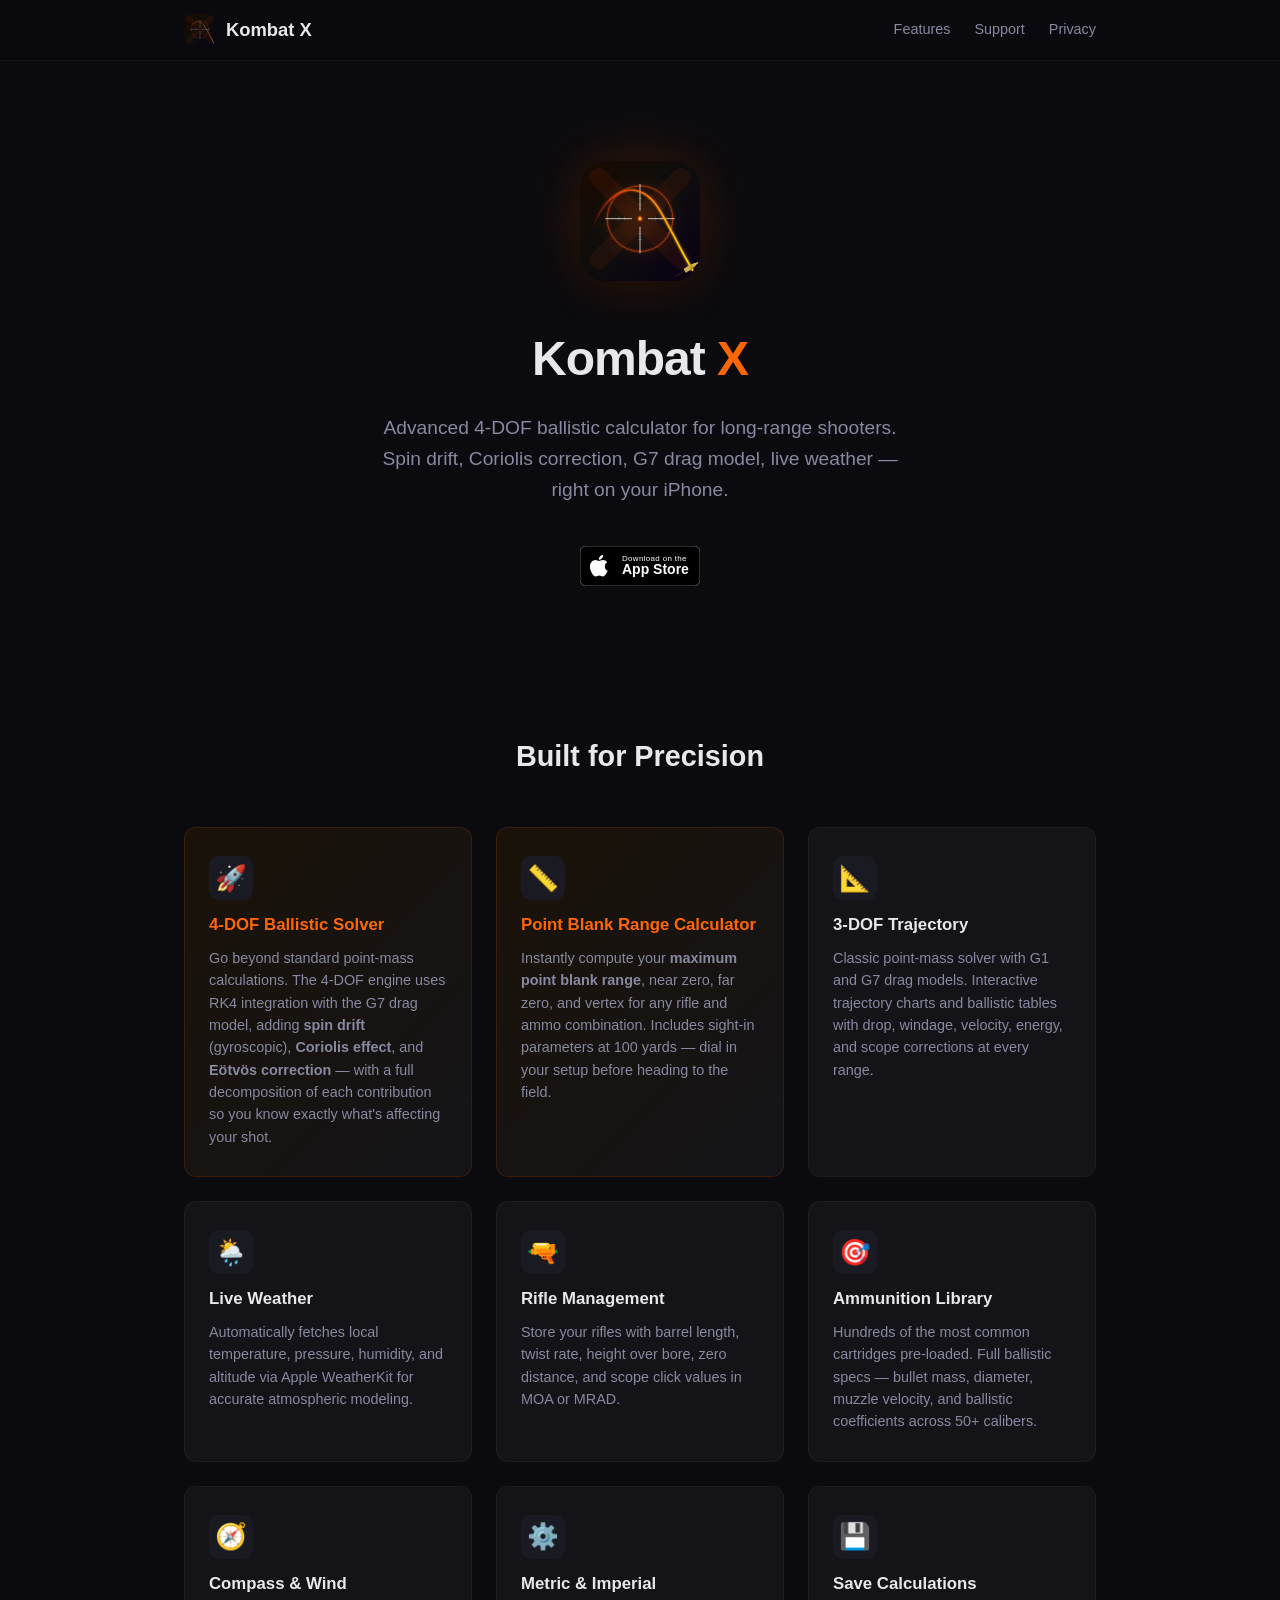
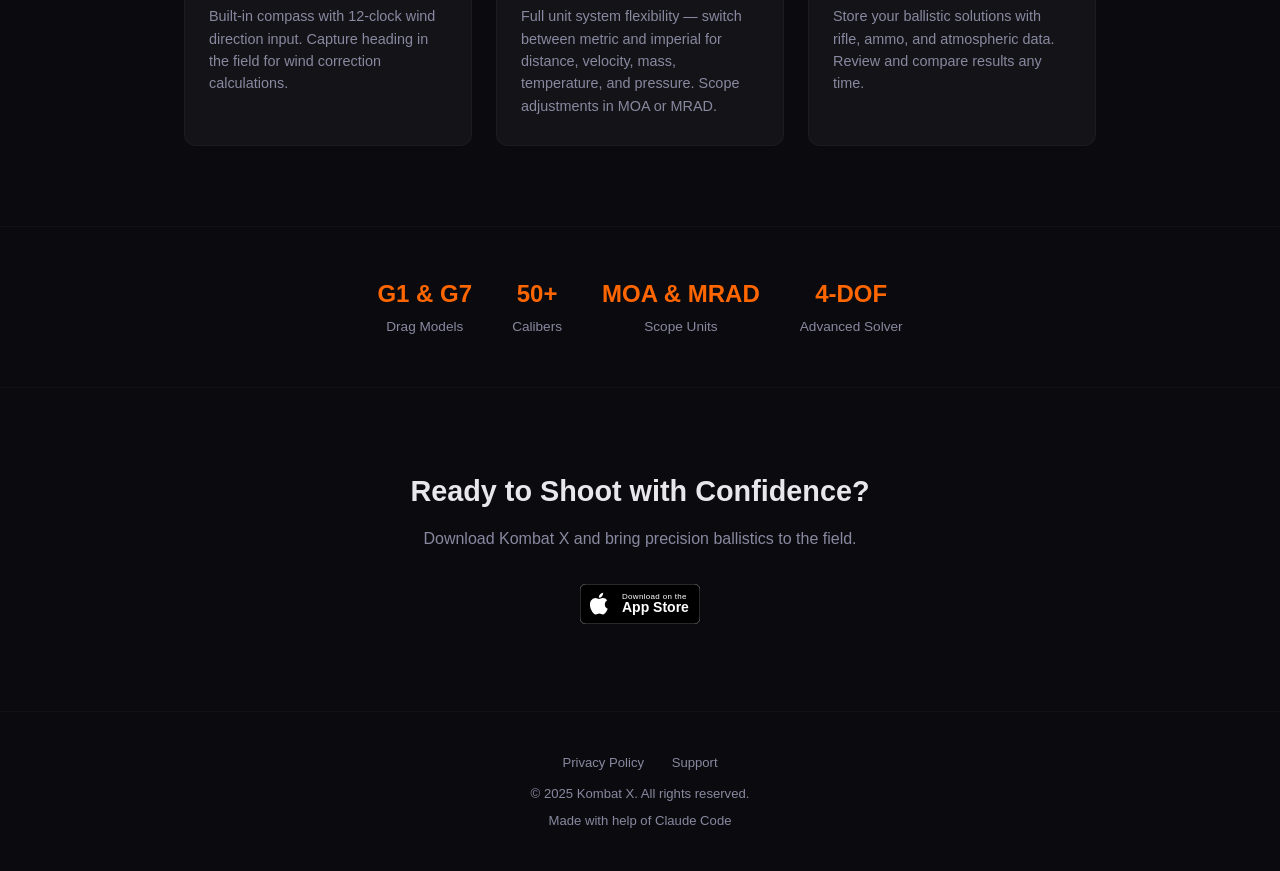
<file: index.html>
<!DOCTYPE html>
<html lang="en">
<head>
  <meta charset="utf-8">
  <meta name="viewport" content="width=device-width, initial-scale=1">
  <title>Kombat X — Ballistic Calculator for iOS</title>
  <meta name="description" content="Kombat X is a precision ballistic calculator for long-range shooters. G1 &amp; G7 drag models, weather integration, rifle &amp; ammo management.">
  <link rel="stylesheet" href="style.css">
  <link rel="icon" href="data:image/svg+xml,<svg xmlns='http://www.w3.org/2000/svg' viewBox='0 0 100 100'><text y='.9em' font-size='90'>🎯</text></svg>">
</head>
<body>

<!-- Nav -->
<nav class="nav">
  <div class="container">
    <a href="index.html" class="nav-brand">
      <svg xmlns="http://www.w3.org/2000/svg" viewBox="0 0 512 512" width="32" height="32">
        <defs>
          <linearGradient id="bg" x1="0%" y1="0%" x2="100%" y2="100%">
            <stop offset="0%" stop-color="#1a0a00"/>
            <stop offset="50%" stop-color="#0d0d0d"/>
            <stop offset="100%" stop-color="#0a0015"/>
          </linearGradient>
          <linearGradient id="traj" x1="0%" y1="0%" x2="100%" y2="0%">
            <stop offset="0%" stop-color="#ff3300" stop-opacity="0"/>
            <stop offset="20%" stop-color="#ff4400" stop-opacity=".5"/>
            <stop offset="60%" stop-color="#ff8800" stop-opacity=".9"/>
            <stop offset="100%" stop-color="#ffdd00"/>
          </linearGradient>
        </defs>
        <rect width="512" height="512" rx="112" fill="url(#bg)"/>
        <g opacity=".08" stroke="#ff4400" stroke-width="80" stroke-linecap="round">
          <line x1="80" y1="70" x2="432" y2="422"/>
          <line x1="432" y1="70" x2="80" y2="422"/>
        </g>
        <circle cx="256" cy="246" r="140" fill="none" stroke="#ff5500" stroke-width="4" opacity=".6"/>
        <g stroke="#fff" stroke-linecap="round" stroke-width="3.5" opacity=".9">
          <line x1="256" y1="100" x2="256" y2="210"/>
          <line x1="256" y1="282" x2="256" y2="392"/>
          <line x1="110" y1="246" x2="220" y2="246"/>
          <line x1="292" y1="246" x2="402" y2="246"/>
        </g>
        <circle cx="256" cy="246" r="6" fill="#ff8800" opacity=".95"/>
        <circle cx="256" cy="246" r="3" fill="#ffee00"/>
        <path d="M50,290 C130,90 265,80 340,210 S445,410 480,465" fill="none" stroke="url(#traj)" stroke-width="7" stroke-linecap="round"/>
      </svg>
      Kombat X
    </a>
    <div class="nav-links">
      <a href="#features">Features</a>
      <a href="support.html">Support</a>
      <a href="privacy.html">Privacy</a>
    </div>
  </div>
</nav>

<!-- Hero -->
<section class="hero">
  <div class="container">
    <svg class="hero-icon" xmlns="http://www.w3.org/2000/svg" viewBox="0 0 512 512" width="120" height="120">
      <defs>
        <linearGradient id="bgH" x1="0%" y1="0%" x2="100%" y2="100%">
          <stop offset="0%" stop-color="#1a0a00"/>
          <stop offset="50%" stop-color="#0d0d0d"/>
          <stop offset="100%" stop-color="#0a0015"/>
        </linearGradient>
        <linearGradient id="trajH" x1="0%" y1="0%" x2="100%" y2="0%">
          <stop offset="0%" stop-color="#ff3300" stop-opacity="0"/>
          <stop offset="20%" stop-color="#ff4400" stop-opacity=".5"/>
          <stop offset="60%" stop-color="#ff8800" stop-opacity=".9"/>
          <stop offset="100%" stop-color="#ffdd00"/>
        </linearGradient>
        <linearGradient id="bulletH" x1="0" y1="0" x2="1" y2="1">
          <stop offset="0%" stop-color="#ffe880"/>
          <stop offset="100%" stop-color="#aa7700"/>
        </linearGradient>
        <radialGradient id="pulseH" cx="50%" cy="50%" r="50%">
          <stop offset="0%" stop-color="#ff6600" stop-opacity=".15"/>
          <stop offset="100%" stop-color="#ff6600" stop-opacity="0"/>
        </radialGradient>
        <filter id="glH"><feGaussianBlur stdDeviation="5" result="b"/><feMerge><feMergeNode in="b"/><feMergeNode in="SourceGraphic"/></feMerge></filter>
        <filter id="mgH"><feGaussianBlur stdDeviation="18" result="b"/><feMerge><feMergeNode in="b"/><feMergeNode in="SourceGraphic"/></feMerge></filter>
      </defs>
      <rect width="512" height="512" rx="112" fill="url(#bgH)"/>
      <circle cx="256" cy="246" r="200" fill="url(#pulseH)"/>
      <g opacity=".08" stroke="#ff4400" stroke-width="80" stroke-linecap="round">
        <line x1="80" y1="70" x2="432" y2="422"/>
        <line x1="432" y1="70" x2="80" y2="422"/>
      </g>
      <circle cx="256" cy="246" r="140" fill="none" stroke="#ff5500" stroke-width="4" opacity=".6" filter="url(#glH)"/>
      <circle cx="256" cy="246" r="135" fill="none" stroke="#ff5500" stroke-width="1" opacity=".2"/>
      <g stroke="#fff" stroke-linecap="round" stroke-width="3.5" opacity=".9">
        <line x1="256" y1="100" x2="256" y2="210"/>
        <line x1="256" y1="282" x2="256" y2="392"/>
        <line x1="110" y1="246" x2="220" y2="246"/>
        <line x1="292" y1="246" x2="402" y2="246"/>
      </g>
      <g stroke="#fff" stroke-width="1.5" opacity=".4">
        <line x1="248" y1="160" x2="264" y2="160"/>
        <line x1="248" y1="185" x2="264" y2="185"/>
        <line x1="248" y1="310" x2="264" y2="310"/>
        <line x1="248" y1="335" x2="264" y2="335"/>
        <line x1="165" y1="238" x2="165" y2="254"/>
        <line x1="190" y1="238" x2="190" y2="254"/>
        <line x1="322" y1="238" x2="322" y2="254"/>
        <line x1="347" y1="238" x2="347" y2="254"/>
      </g>
      <circle cx="256" cy="246" r="10" fill="#ff6600" filter="url(#mgH)" opacity=".7"/>
      <circle cx="256" cy="246" r="6" fill="#ff8800" filter="url(#glH)" opacity=".95"/>
      <circle cx="256" cy="246" r="3" fill="#ffee00" opacity=".95"/>
      <circle cx="256" cy="246" r="1.5" fill="#fff"/>
      <path d="M50,290 C130,90 265,80 340,210 S445,410 480,465" fill="none" stroke="url(#trajH)" stroke-width="7" stroke-linecap="round" filter="url(#glH)"/>
      <g transform="translate(470,454) rotate(58)">
        <line x1="0" y1="32" x2="0" y2="75" stroke="#ffaa00" stroke-width="3.5" opacity=".18"/>
        <rect x="-10" y="0" width="20" height="28" rx="2" fill="#c8a84e"/>
        <path d="M-10,0 Q-8,-26 0,-40 Q8,-26 10,0 Z" fill="url(#bulletH)"/>
        <rect x="-6" y="2" width="4" height="20" rx="2" fill="#ffe580" opacity=".35"/>
        <ellipse cx="0" cy="-37" rx="3" ry="4.5" fill="#cdaa30"/>
      </g>
    </svg>

    <h1>Kombat <span>X</span></h1>
    <p class="tagline">Advanced 4-DOF ballistic calculator for long-range shooters. Spin drift, Coriolis correction, G7 drag model, live weather — right on your iPhone.</p>

    <!-- Replace # with your actual App Store link when available -->
    <a class="app-store-badge" href="#" aria-label="Download on the App Store">
      <svg xmlns="http://www.w3.org/2000/svg" width="120" height="40" viewBox="0 0 120 40">
        <rect width="120" height="40" rx="6" fill="#000" stroke="#a6a6a6" stroke-width=".5"/>
        <g fill="#fff">
          <path d="M24.77 20.3a4.95 4.95 0 0 1 2.36-4.15 5.07 5.07 0 0 0-3.99-2.16c-1.68-.18-3.31 1.01-4.17 1.01-.87 0-2.19-.99-3.61-.96a5.31 5.31 0 0 0-4.47 2.73c-1.93 3.34-.49 8.27 1.36 10.97.93 1.33 2.01 2.82 3.43 2.76 1.39-.06 1.91-.88 3.59-.88 1.67 0 2.15.88 3.59.85 1.48-.02 2.42-1.33 3.32-2.67a10.96 10.96 0 0 0 1.52-3.09 4.78 4.78 0 0 1-2.93-4.41z"/>
          <path d="M22.04 12.21a4.87 4.87 0 0 0 1.12-3.49 4.96 4.96 0 0 0-3.21 1.66 4.64 4.64 0 0 0-1.14 3.37 4.11 4.11 0 0 0 3.23-1.54z"/>
        </g>
        <g fill="#fff" font-family="-apple-system, SF Pro Text, Helvetica, Arial, sans-serif">
          <text x="42" y="15" font-size="8" letter-spacing=".04em">Download on the</text>
          <text x="42" y="28" font-size="14" font-weight="600">App Store</text>
        </g>
      </svg>
    </a>
  </div>
</section>

<!-- Features -->
<section class="features" id="features">
  <div class="container">
    <h2>Built for Precision</h2>
    <div class="feature-grid">

      <div class="feature-card feature-card--hero">
        <div class="icon">🚀</div>
        <h3>4-DOF Ballistic Solver</h3>
        <p>Go beyond standard point-mass calculations. The 4-DOF engine uses RK4 integration with the G7 drag model, adding <strong>spin drift</strong> (gyroscopic), <strong>Coriolis effect</strong>, and <strong>Eötvös correction</strong> — with a full decomposition of each contribution so you know exactly what's affecting your shot.</p>
      </div>

      <div class="feature-card feature-card--hero">
        <div class="icon">📏</div>
        <h3>Point Blank Range Calculator</h3>
        <p>Instantly compute your <strong>maximum point blank range</strong>, near zero, far zero, and vertex for any rifle and ammo combination. Includes sight-in parameters at 100 yards — dial in your setup before heading to the field.</p>
      </div>

      <div class="feature-card">
        <div class="icon">📐</div>
        <h3>3-DOF Trajectory</h3>
        <p>Classic point-mass solver with G1 and G7 drag models. Interactive trajectory charts and ballistic tables with drop, windage, velocity, energy, and scope corrections at every range.</p>
      </div>

      <div class="feature-card">
        <div class="icon">🌦️</div>
        <h3>Live Weather</h3>
        <p>Automatically fetches local temperature, pressure, humidity, and altitude via Apple WeatherKit for accurate atmospheric modeling.</p>
      </div>

      <div class="feature-card">
        <div class="icon">🔫</div>
        <h3>Rifle Management</h3>
        <p>Store your rifles with barrel length, twist rate, height over bore, zero distance, and scope click values in MOA or MRAD.</p>
      </div>

      <div class="feature-card">
        <div class="icon">🎯</div>
        <h3>Ammunition Library</h3>
        <p>Hundreds of the most common cartridges pre-loaded. Full ballistic specs — bullet mass, diameter, muzzle velocity, and ballistic coefficients across 50+ calibers.</p>
      </div>

      <div class="feature-card">
        <div class="icon">🧭</div>
        <h3>Compass &amp; Wind</h3>
        <p>Built-in compass with 12-clock wind direction input. Capture heading in the field for wind correction calculations.</p>
      </div>

      <div class="feature-card">
        <div class="icon">⚙️</div>
        <h3>Metric &amp; Imperial</h3>
        <p>Full unit system flexibility — switch between metric and imperial for distance, velocity, mass, temperature, and pressure. Scope adjustments in MOA or MRAD.</p>
      </div>

      <div class="feature-card">
        <div class="icon">💾</div>
        <h3>Save Calculations</h3>
        <p>Store your ballistic solutions with rifle, ammo, and atmospheric data. Review and compare results any time.</p>
      </div>

    </div>
  </div>
</section>

<!-- Specs -->
<section class="specs">
  <div class="container">
    <div class="specs-grid">
      <div class="spec">
        <strong>G1 &amp; G7</strong>
        <span>Drag Models</span>
      </div>
      <div class="spec">
        <strong>50+</strong>
        <span>Calibers</span>
      </div>
      <div class="spec">
        <strong>MOA &amp; MRAD</strong>
        <span>Scope Units</span>
      </div>
      <div class="spec">
        <strong>4-DOF</strong>
        <span>Advanced Solver</span>
      </div>
    </div>
  </div>
</section>

<!-- CTA -->
<section class="cta">
  <div class="container">
    <h2>Ready to Shoot with Confidence?</h2>
    <p>Download Kombat X and bring precision ballistics to the field.</p>
    <a class="app-store-badge" href="#" aria-label="Download on the App Store">
      <svg xmlns="http://www.w3.org/2000/svg" width="120" height="40" viewBox="0 0 120 40">
        <rect width="120" height="40" rx="6" fill="#000" stroke="#a6a6a6" stroke-width=".5"/>
        <g fill="#fff">
          <path d="M24.77 20.3a4.95 4.95 0 0 1 2.36-4.15 5.07 5.07 0 0 0-3.99-2.16c-1.68-.18-3.31 1.01-4.17 1.01-.87 0-2.19-.99-3.61-.96a5.31 5.31 0 0 0-4.47 2.73c-1.93 3.34-.49 8.27 1.36 10.97.93 1.33 2.01 2.82 3.43 2.76 1.39-.06 1.91-.88 3.59-.88 1.67 0 2.15.88 3.59.85 1.48-.02 2.42-1.33 3.32-2.67a10.96 10.96 0 0 0 1.52-3.09 4.78 4.78 0 0 1-2.93-4.41z"/>
          <path d="M22.04 12.21a4.87 4.87 0 0 0 1.12-3.49 4.96 4.96 0 0 0-3.21 1.66 4.64 4.64 0 0 0-1.14 3.37 4.11 4.11 0 0 0 3.23-1.54z"/>
        </g>
        <g fill="#fff" font-family="-apple-system, SF Pro Text, Helvetica, Arial, sans-serif">
          <text x="42" y="15" font-size="8" letter-spacing=".04em">Download on the</text>
          <text x="42" y="28" font-size="14" font-weight="600">App Store</text>
        </g>
      </svg>
    </a>
  </div>
</section>

<!-- Footer -->
<footer class="footer">
  <div class="container">
    <div class="footer-links">
      <a href="privacy.html">Privacy Policy</a>
      <a href="support.html">Support</a>
    </div>
    <p>&copy; 2025 Kombat X. All rights reserved.</p>
    <p style="margin-top: 6px;">Made with help of <a href="https://claude.ai/code" style="color: var(--text-muted);">Claude Code</a></p>
  </div>
</footer>

</body>
</html>
</file>
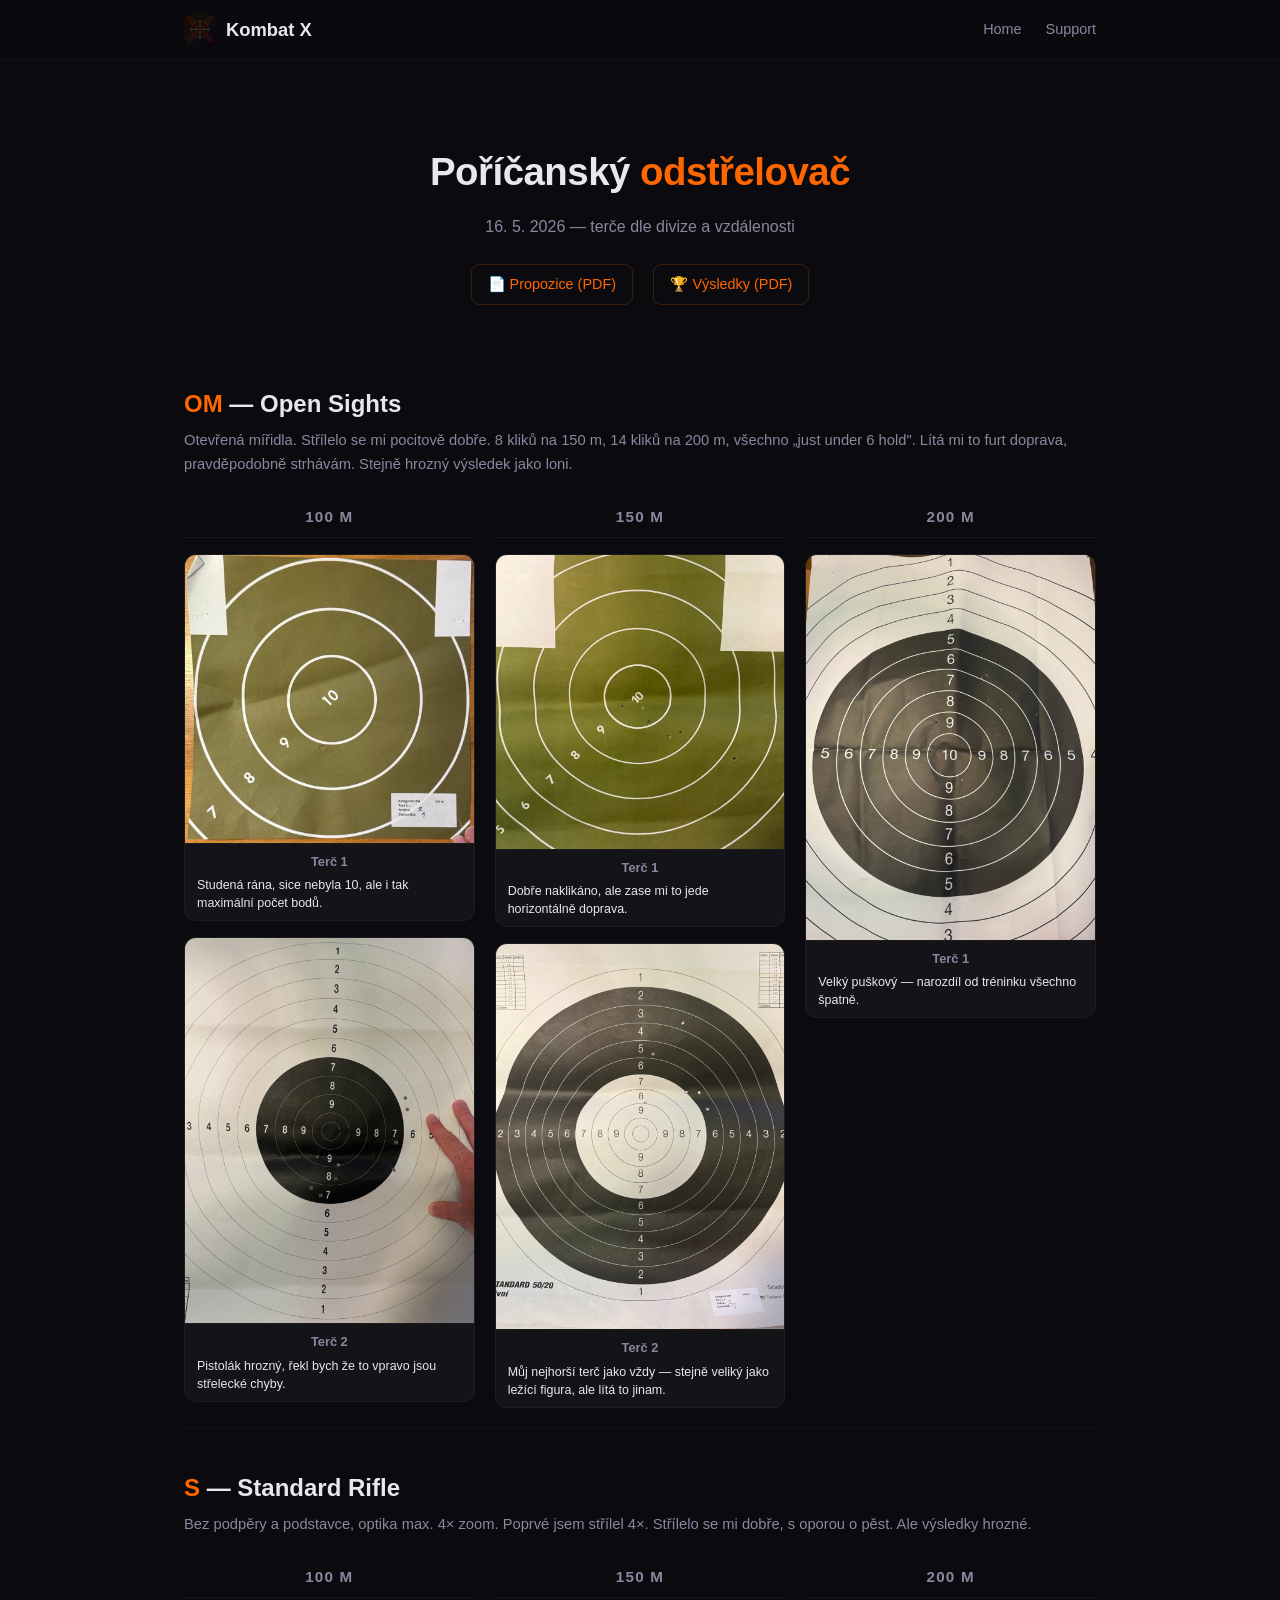
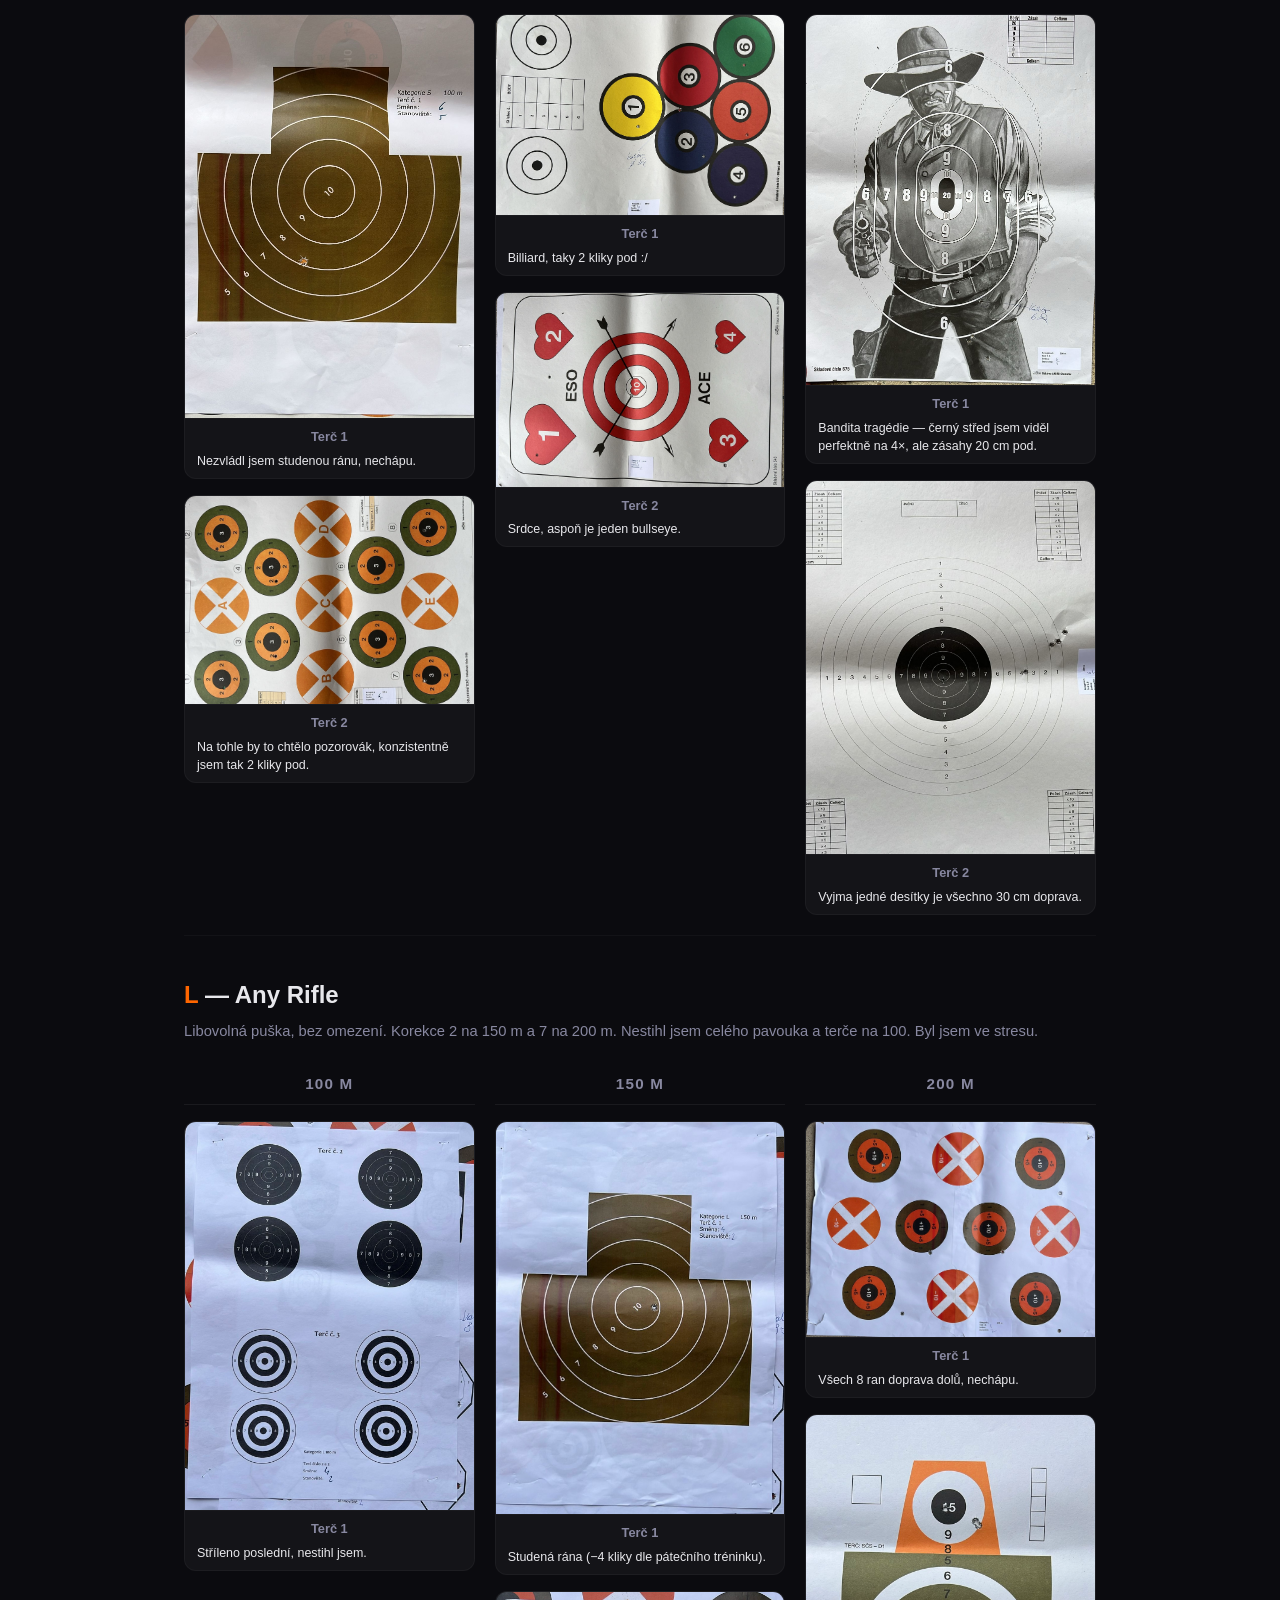
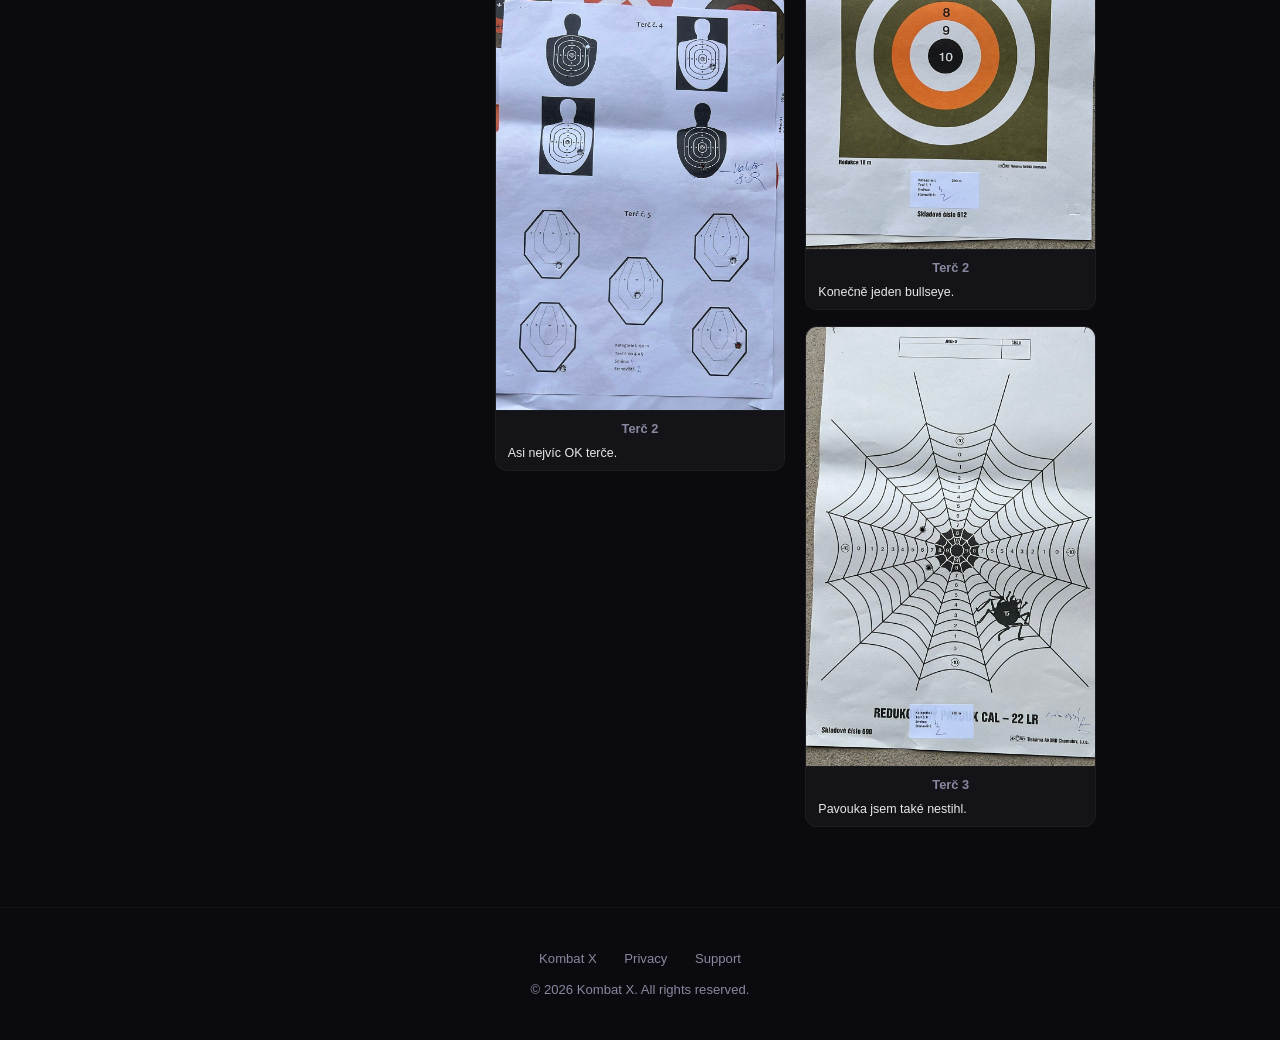
<file: docs/2026_05_16/index.html>
<!DOCTYPE html>
<html lang="en">
<head>
  <meta charset="utf-8">
  <meta name="viewport" content="width=device-width, initial-scale=1">
  <title>Poříčanský odstřelovač — 16. 5. 2026</title>
  <meta name="description" content="Terče ze závodu Poříčanský odstřelovač 2026 — divize OM, S a L na 100, 150 a 200 m.">
  <link rel="stylesheet" href="../style.css">
  <link rel="icon" href="data:image/svg+xml,<svg xmlns='http://www.w3.org/2000/svg' viewBox='0 0 100 100'><text y='.9em' font-size='90'>🎯</text></svg>">
  <style>
    .comp-hero {
      padding: 80px 0 40px;
      text-align: center;
    }
    .comp-hero h1 {
      font-size: 2.4rem; font-weight: 800; letter-spacing: -.5px;
      margin-bottom: 12px;
    }
    .comp-hero h1 span { color: var(--accent); }
    .comp-hero .meta {
      color: var(--text-muted); font-size: 1rem;
      margin-bottom: 24px;
    }
    .comp-hero .links a {
      display: inline-block;
      margin: 0 8px;
      padding: 8px 16px;
      border: 1px solid var(--accent-dim);
      border-radius: 8px;
      font-size: .9rem;
      color: var(--accent);
    }
    .comp-hero .links a:hover {
      background: var(--accent-dim);
      text-decoration: none;
    }

    .division {
      padding: 40px 0 20px;
      border-top: 1px solid #ffffff08;
    }
    .division:first-of-type { border-top: none; }
    .division h2 {
      font-size: 1.5rem; font-weight: 700;
      margin-bottom: 6px;
    }
    .division h2 span { color: var(--accent); }
    .division .description {
      color: var(--text-muted); font-size: .92rem;
      margin-bottom: 28px;
    }

    .targets-grid {
      display: grid;
      grid-template-columns: repeat(3, 1fr);
      gap: 20px;
    }
    .distance-col {
      display: flex;
      flex-direction: column;
      gap: 16px;
    }
    .distance-col h3 {
      font-size: .95rem;
      font-weight: 600;
      color: var(--text-muted);
      text-transform: uppercase;
      letter-spacing: .08em;
      text-align: center;
      padding-bottom: 8px;
      border-bottom: 1px solid #ffffff10;
    }
    .target {
      background: var(--bg-card);
      border: 1px solid #ffffff0a;
      border-radius: var(--radius);
      overflow: hidden;
      transition: border-color .2s, transform .2s;
    }
    .target:hover {
      border-color: var(--accent-dim);
      transform: translateY(-2px);
    }
    .target a {
      display: block;
    }
    .target img {
      width: 100%;
      height: auto;
      display: block;
    }
    .target .caption {
      padding: 8px 12px;
      font-size: .8rem;
      color: var(--text-muted);
      text-align: center;
      border-top: 1px solid #ffffff08;
    }
    .target .caption-label {
      font-weight: 600;
      color: var(--text-muted);
    }
    .target .caption-text {
      margin-top: 4px;
      font-size: .78rem;
      color: var(--text);
      text-align: left;
      line-height: 1.45;
    }

    @media (max-width: 720px) {
      .comp-hero { padding: 48px 0 24px; }
      .comp-hero h1 { font-size: 1.8rem; }
      .targets-grid { gap: 12px; }
      .distance-col { gap: 12px; }
      .distance-col h3 { font-size: .8rem; }
      .target .caption { font-size: .72rem; padding: 6px 8px; }
      .division h2 { font-size: 1.2rem; }
    }
  </style>
</head>
<body>

<!-- Nav -->
<nav class="nav">
  <div class="container">
    <a href="../index.html" class="nav-brand">
      <svg xmlns="http://www.w3.org/2000/svg" viewBox="0 0 512 512" width="32" height="32">
        <defs>
          <linearGradient id="bg" x1="0%" y1="0%" x2="100%" y2="100%">
            <stop offset="0%" stop-color="#1a0a00"/>
            <stop offset="50%" stop-color="#0d0d0d"/>
            <stop offset="100%" stop-color="#0a0015"/>
          </linearGradient>
        </defs>
        <rect width="512" height="512" rx="112" fill="url(#bg)"/>
        <g opacity=".08" stroke="#ff4400" stroke-width="80" stroke-linecap="round">
          <line x1="80" y1="70" x2="432" y2="422"/>
          <line x1="432" y1="70" x2="80" y2="422"/>
        </g>
        <circle cx="256" cy="246" r="140" fill="none" stroke="#ff5500" stroke-width="4" opacity=".6"/>
        <g stroke="#fff" stroke-linecap="round" stroke-width="3.5" opacity=".9">
          <line x1="256" y1="100" x2="256" y2="210"/>
          <line x1="256" y1="282" x2="256" y2="392"/>
          <line x1="110" y1="246" x2="220" y2="246"/>
          <line x1="292" y1="246" x2="402" y2="246"/>
        </g>
        <circle cx="256" cy="246" r="6" fill="#ff8800" opacity=".95"/>
        <circle cx="256" cy="246" r="3" fill="#ffee00"/>
      </svg>
      Kombat X
    </a>
    <div class="nav-links">
      <a href="../index.html">Home</a>
      <a href="../support.html">Support</a>
    </div>
  </div>
</nav>

<!-- Header -->
<section class="comp-hero">
  <div class="container">
    <h1>Poříčanský <span>odstřelovač</span></h1>
    <p class="meta">16. 5. 2026 — terče dle divize a vzdálenosti</p>
    <div class="links">
      <a href="20260516_popis.pdf" target="_blank" rel="noopener">📄 Propozice (PDF)</a>
      <a href="20260516.pdf" target="_blank" rel="noopener">🏆 Výsledky (PDF)</a>
    </div>
  </div>
</section>

<!-- Divisions -->
<main class="container">

  <section class="division">
    <h2><span>OM</span> — Open Sights</h2>
    <p class="description">Otevřená mířidla. Střílelo se mi pocitově dobře. 8 kliků na 150 m, 14 kliků na 200 m, všechno „just under 6 hold". Lítá mi to furt doprava, pravděpodobně strhávám. Stejně hrozný výsledek jako loni.</p>
    <div class="targets-grid">
      <div class="distance-col">
        <h3>100 m</h3>
        <div class="target">
          <a href="OM_100m_1.jpeg" target="_blank" rel="noopener">
            <img src="OM_100m_1.jpeg" alt="OM 100 m — terč 1" loading="lazy">
          </a>
          <div class="caption">
            <div class="caption-label">Terč 1</div>
            <div class="caption-text">Studená rána, sice nebyla 10, ale i tak maximální počet bodů.</div>
          </div>
        </div>
        <div class="target">
          <a href="OM_100m_2.jpeg" target="_blank" rel="noopener">
            <img src="OM_100m_2.jpeg" alt="OM 100 m — terč 2" loading="lazy">
          </a>
          <div class="caption">
            <div class="caption-label">Terč 2</div>
            <div class="caption-text">Pistolák hrozný, řekl bych že to vpravo jsou střelecké chyby.</div>
          </div>
        </div>
      </div>
      <div class="distance-col">
        <h3>150 m</h3>
        <div class="target">
          <a href="OM_150m_1.jpeg" target="_blank" rel="noopener">
            <img src="OM_150m_1.jpeg" alt="OM 150 m — terč 1" loading="lazy">
          </a>
          <div class="caption">
            <div class="caption-label">Terč 1</div>
            <div class="caption-text">Dobře naklikáno, ale zase mi to jede horizontálně doprava.</div>
          </div>
        </div>
        <div class="target">
          <a href="OM_150m_2.jpeg" target="_blank" rel="noopener">
            <img src="OM_150m_2.jpeg" alt="OM 150 m — terč 2" loading="lazy">
          </a>
          <div class="caption">
            <div class="caption-label">Terč 2</div>
            <div class="caption-text">Můj nejhorší terč jako vždy — stejně veliký jako ležící figura, ale lítá to jinam.</div>
          </div>
        </div>
      </div>
      <div class="distance-col">
        <h3>200 m</h3>
        <div class="target">
          <a href="OM_200m_1.jpeg" target="_blank" rel="noopener">
            <img src="OM_200m_1.jpeg" alt="OM 200 m — terč 1" loading="lazy">
          </a>
          <div class="caption">
            <div class="caption-label">Terč 1</div>
            <div class="caption-text">Velký puškový — narozdíl od tréninku všechno špatně.</div>
          </div>
        </div>
      </div>
    </div>
  </section>

  <section class="division">
    <h2><span>S</span> — Standard Rifle</h2>
    <p class="description">Bez podpěry a podstavce, optika max. 4× zoom. Poprvé jsem střílel 4×. Střílelo se mi dobře, s oporou o pěst. Ale výsledky hrozné.</p>
    <div class="targets-grid">
      <div class="distance-col">
        <h3>100 m</h3>
        <div class="target">
          <a href="S_100m_1.JPG" target="_blank" rel="noopener">
            <img src="S_100m_1.JPG" alt="S 100 m — terč 1" loading="lazy">
          </a>
          <div class="caption">
            <div class="caption-label">Terč 1</div>
            <div class="caption-text">Nezvládl jsem studenou ránu, nechápu.</div>
          </div>
        </div>
        <div class="target">
          <a href="S_100m_2.JPG" target="_blank" rel="noopener">
            <img src="S_100m_2.JPG" alt="S 100 m — terč 2" loading="lazy">
          </a>
          <div class="caption">
            <div class="caption-label">Terč 2</div>
            <div class="caption-text">Na tohle by to chtělo pozorovák, konzistentně jsem tak 2 kliky pod.</div>
          </div>
        </div>
      </div>
      <div class="distance-col">
        <h3>150 m</h3>
        <div class="target">
          <a href="S_150m_1.JPG" target="_blank" rel="noopener">
            <img src="S_150m_1.JPG" alt="S 150 m — terč 1" loading="lazy">
          </a>
          <div class="caption">
            <div class="caption-label">Terč 1</div>
            <div class="caption-text">Billiard, taky 2 kliky pod :/</div>
          </div>
        </div>
        <div class="target">
          <a href="S_150m_2.JPG" target="_blank" rel="noopener">
            <img src="S_150m_2.JPG" alt="S 150 m — terč 2" loading="lazy">
          </a>
          <div class="caption">
            <div class="caption-label">Terč 2</div>
            <div class="caption-text">Srdce, aspoň je jeden bullseye.</div>
          </div>
        </div>
      </div>
      <div class="distance-col">
        <h3>200 m</h3>
        <div class="target">
          <a href="S_200m_1.JPG" target="_blank" rel="noopener">
            <img src="S_200m_1.JPG" alt="S 200 m — terč 1" loading="lazy">
          </a>
          <div class="caption">
            <div class="caption-label">Terč 1</div>
            <div class="caption-text">Bandita tragédie — černý střed jsem viděl perfektně na 4×, ale zásahy 20 cm pod.</div>
          </div>
        </div>
        <div class="target">
          <a href="S_200m_2.JPG" target="_blank" rel="noopener">
            <img src="S_200m_2.JPG" alt="S 200 m — terč 2" loading="lazy">
          </a>
          <div class="caption">
            <div class="caption-label">Terč 2</div>
            <div class="caption-text">Vyjma jedné desítky je všechno 30 cm doprava.</div>
          </div>
        </div>
      </div>
    </div>
  </section>

  <section class="division">
    <h2><span>L</span> — Any Rifle</h2>
    <p class="description">Libovolná puška, bez omezení. Korekce 2 na 150 m a 7 na 200 m. Nestihl jsem celého pavouka a terče na 100. Byl jsem ve stresu.</p>
    <div class="targets-grid">
      <div class="distance-col">
        <h3>100 m</h3>
        <div class="target">
          <a href="L_100m_1.jpg" target="_blank" rel="noopener">
            <img src="L_100m_1.jpg" alt="L 100 m — terč 1" loading="lazy">
          </a>
          <div class="caption">
            <div class="caption-label">Terč 1</div>
            <div class="caption-text">Stříleno poslední, nestihl jsem.</div>
          </div>
        </div>
      </div>
      <div class="distance-col">
        <h3>150 m</h3>
        <div class="target">
          <a href="L_150m_1.jpg" target="_blank" rel="noopener">
            <img src="L_150m_1.jpg" alt="L 150 m — terč 1" loading="lazy">
          </a>
          <div class="caption">
            <div class="caption-label">Terč 1</div>
            <div class="caption-text">Studená rána (−4 kliky dle pátečního tréninku).</div>
          </div>
        </div>
        <div class="target">
          <a href="L_150m_2.jpg" target="_blank" rel="noopener">
            <img src="L_150m_2.jpg" alt="L 150 m — terč 2" loading="lazy">
          </a>
          <div class="caption">
            <div class="caption-label">Terč 2</div>
            <div class="caption-text">Asi nejvíc OK terče.</div>
          </div>
        </div>
      </div>
      <div class="distance-col">
        <h3>200 m</h3>
        <div class="target">
          <a href="L_200m_1.jpg" target="_blank" rel="noopener">
            <img src="L_200m_1.jpg" alt="L 200 m — terč 1" loading="lazy">
          </a>
          <div class="caption">
            <div class="caption-label">Terč 1</div>
            <div class="caption-text">Všech 8 ran doprava dolů, nechápu.</div>
          </div>
        </div>
        <div class="target">
          <a href="L_200m_2.jpg" target="_blank" rel="noopener">
            <img src="L_200m_2.jpg" alt="L 200 m — terč 2" loading="lazy">
          </a>
          <div class="caption">
            <div class="caption-label">Terč 2</div>
            <div class="caption-text">Konečně jeden bullseye.</div>
          </div>
        </div>
        <div class="target">
          <a href="L_200m_3.jpg" target="_blank" rel="noopener">
            <img src="L_200m_3.jpg" alt="L 200 m — terč 3" loading="lazy">
          </a>
          <div class="caption">
            <div class="caption-label">Terč 3</div>
            <div class="caption-text">Pavouka jsem také nestihl.</div>
          </div>
        </div>
      </div>
    </div>
  </section>

</main>

<!-- Footer -->
<footer class="footer" style="margin-top: 60px;">
  <div class="container">
    <div class="footer-links">
      <a href="../index.html">Kombat X</a>
      <a href="../privacy.html">Privacy</a>
      <a href="../support.html">Support</a>
    </div>
    <p>&copy; 2026 Kombat X. All rights reserved.</p>
  </div>
</footer>

</body>
</html>
</file>
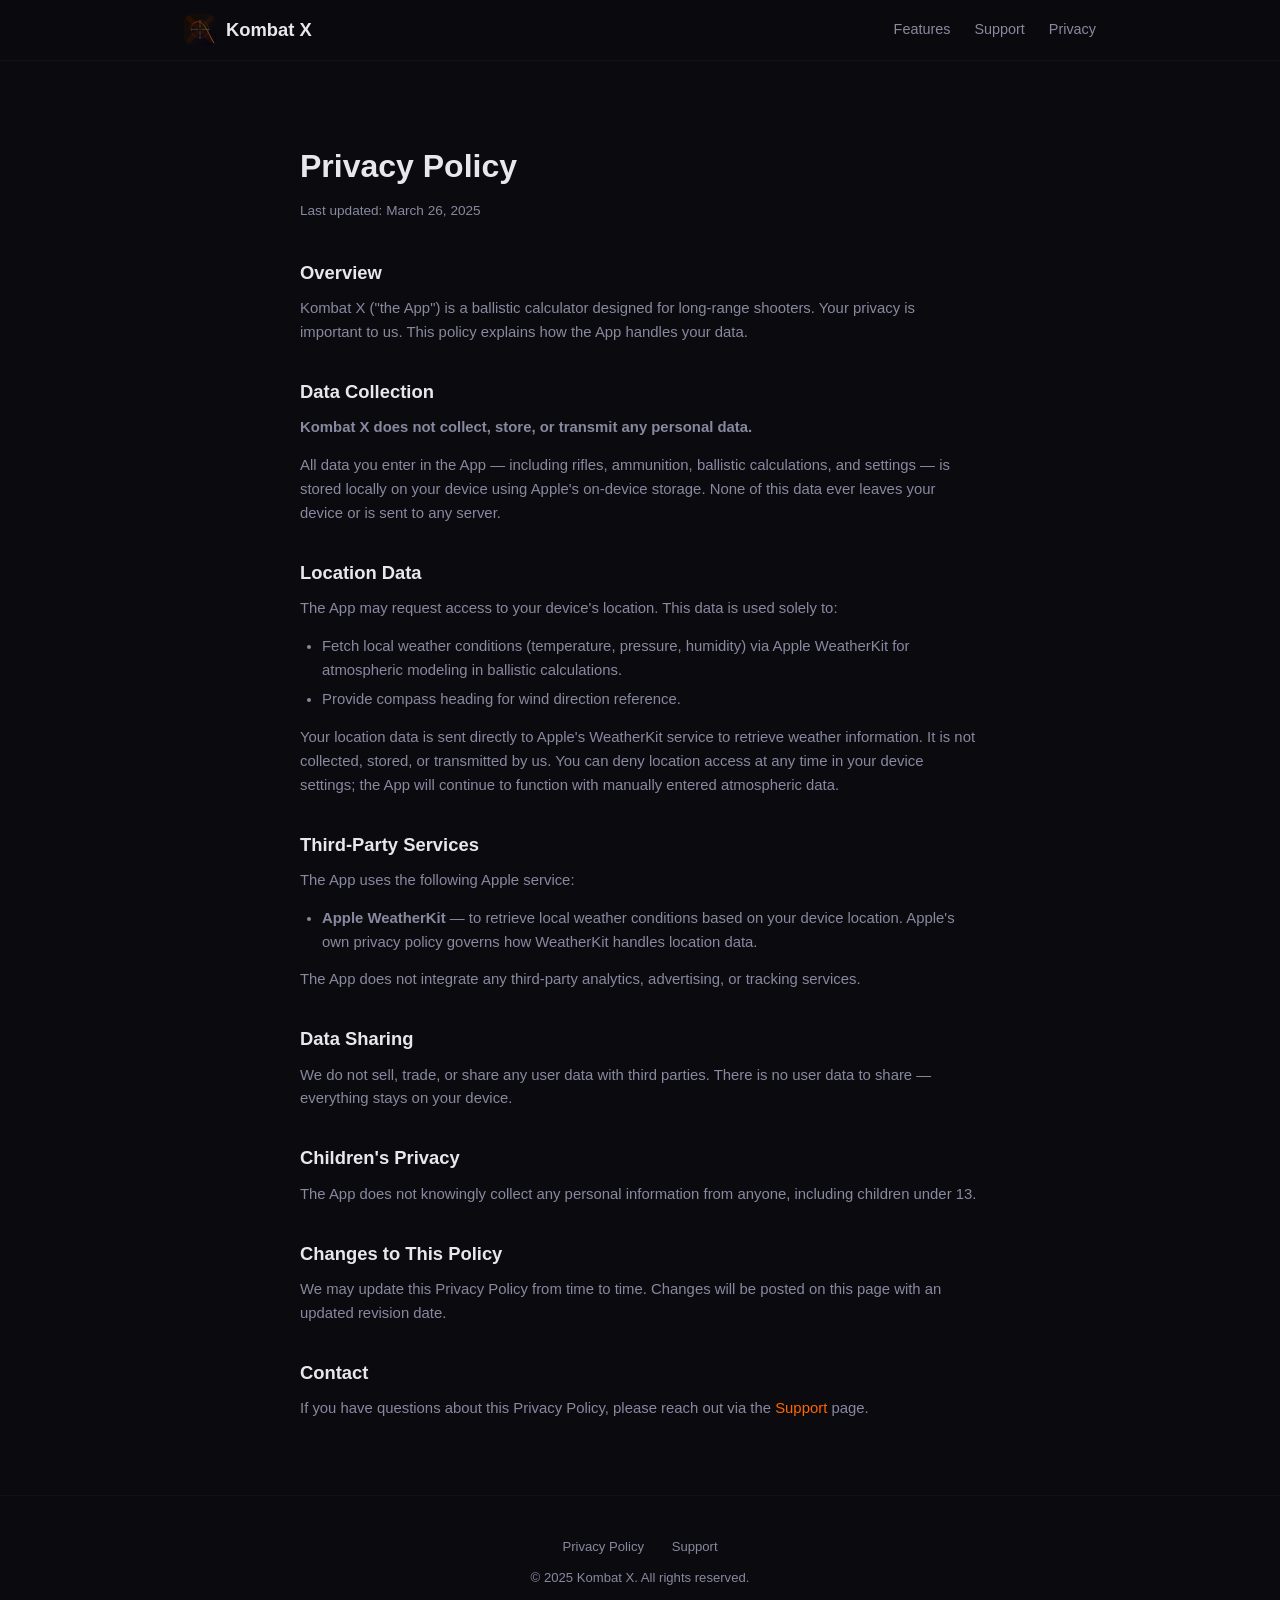
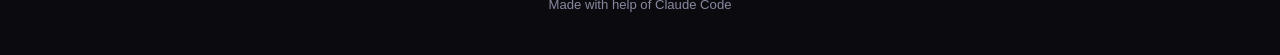
<file: privacy.html>
<!DOCTYPE html>
<html lang="en">
<head>
  <meta charset="utf-8">
  <meta name="viewport" content="width=device-width, initial-scale=1">
  <title>Privacy Policy — Kombat X</title>
  <meta name="description" content="Privacy Policy for the Kombat X ballistic calculator app.">
  <link rel="stylesheet" href="style.css">
  <link rel="icon" href="data:image/svg+xml,<svg xmlns='http://www.w3.org/2000/svg' viewBox='0 0 100 100'><text y='.9em' font-size='90'>🎯</text></svg>">
</head>
<body>

<!-- Nav -->
<nav class="nav">
  <div class="container">
    <a href="index.html" class="nav-brand">
      <svg xmlns="http://www.w3.org/2000/svg" viewBox="0 0 512 512" width="32" height="32">
        <defs>
          <linearGradient id="bg" x1="0%" y1="0%" x2="100%" y2="100%">
            <stop offset="0%" stop-color="#1a0a00"/>
            <stop offset="50%" stop-color="#0d0d0d"/>
            <stop offset="100%" stop-color="#0a0015"/>
          </linearGradient>
          <linearGradient id="traj" x1="0%" y1="0%" x2="100%" y2="0%">
            <stop offset="0%" stop-color="#ff3300" stop-opacity="0"/>
            <stop offset="20%" stop-color="#ff4400" stop-opacity=".5"/>
            <stop offset="60%" stop-color="#ff8800" stop-opacity=".9"/>
            <stop offset="100%" stop-color="#ffdd00"/>
          </linearGradient>
        </defs>
        <rect width="512" height="512" rx="112" fill="url(#bg)"/>
        <g opacity=".08" stroke="#ff4400" stroke-width="80" stroke-linecap="round">
          <line x1="80" y1="70" x2="432" y2="422"/>
          <line x1="432" y1="70" x2="80" y2="422"/>
        </g>
        <circle cx="256" cy="246" r="140" fill="none" stroke="#ff5500" stroke-width="4" opacity=".6"/>
        <g stroke="#fff" stroke-linecap="round" stroke-width="3.5" opacity=".9">
          <line x1="256" y1="100" x2="256" y2="210"/>
          <line x1="256" y1="282" x2="256" y2="392"/>
          <line x1="110" y1="246" x2="220" y2="246"/>
          <line x1="292" y1="246" x2="402" y2="246"/>
        </g>
        <circle cx="256" cy="246" r="6" fill="#ff8800" opacity=".95"/>
        <circle cx="256" cy="246" r="3" fill="#ffee00"/>
        <path d="M50,290 C130,90 265,80 340,210 S445,410 480,465" fill="none" stroke="url(#traj)" stroke-width="7" stroke-linecap="round"/>
      </svg>
      Kombat X
    </a>
    <div class="nav-links">
      <a href="index.html#features">Features</a>
      <a href="support.html">Support</a>
      <a href="privacy.html">Privacy</a>
    </div>
  </div>
</nav>

<!-- Privacy Policy -->
<section class="legal container">
  <h1>Privacy Policy</h1>
  <p class="updated">Last updated: March 26, 2025</p>

  <h2>Overview</h2>
  <p>Kombat X ("the App") is a ballistic calculator designed for long-range shooters. Your privacy is important to us. This policy explains how the App handles your data.</p>

  <h2>Data Collection</h2>
  <p><strong>Kombat X does not collect, store, or transmit any personal data.</strong></p>
  <p>All data you enter in the App — including rifles, ammunition, ballistic calculations, and settings — is stored locally on your device using Apple's on-device storage. None of this data ever leaves your device or is sent to any server.</p>

  <h2>Location Data</h2>
  <p>The App may request access to your device's location. This data is used solely to:</p>
  <ul>
    <li>Fetch local weather conditions (temperature, pressure, humidity) via Apple WeatherKit for atmospheric modeling in ballistic calculations.</li>
    <li>Provide compass heading for wind direction reference.</li>
  </ul>
  <p>Your location data is sent directly to Apple's WeatherKit service to retrieve weather information. It is not collected, stored, or transmitted by us. You can deny location access at any time in your device settings; the App will continue to function with manually entered atmospheric data.</p>

  <h2>Third-Party Services</h2>
  <p>The App uses the following Apple service:</p>
  <ul>
    <li><strong>Apple WeatherKit</strong> — to retrieve local weather conditions based on your device location. Apple's own privacy policy governs how WeatherKit handles location data.</li>
  </ul>
  <p>The App does not integrate any third-party analytics, advertising, or tracking services.</p>

  <h2>Data Sharing</h2>
  <p>We do not sell, trade, or share any user data with third parties. There is no user data to share — everything stays on your device.</p>

  <h2>Children's Privacy</h2>
  <p>The App does not knowingly collect any personal information from anyone, including children under 13.</p>

  <h2>Changes to This Policy</h2>
  <p>We may update this Privacy Policy from time to time. Changes will be posted on this page with an updated revision date.</p>

  <h2>Contact</h2>
  <p>If you have questions about this Privacy Policy, please reach out via the <a href="support.html">Support</a> page.</p>
</section>

<!-- Footer -->
<footer class="footer">
  <div class="container">
    <div class="footer-links">
      <a href="privacy.html">Privacy Policy</a>
      <a href="support.html">Support</a>
    </div>
    <p>&copy; 2025 Kombat X. All rights reserved.</p>
    <p style="margin-top: 6px;">Made with help of <a href="https://claude.ai/code" style="color: var(--text-muted);">Claude Code</a></p>
  </div>
</footer>

</body>
</html>
</file>
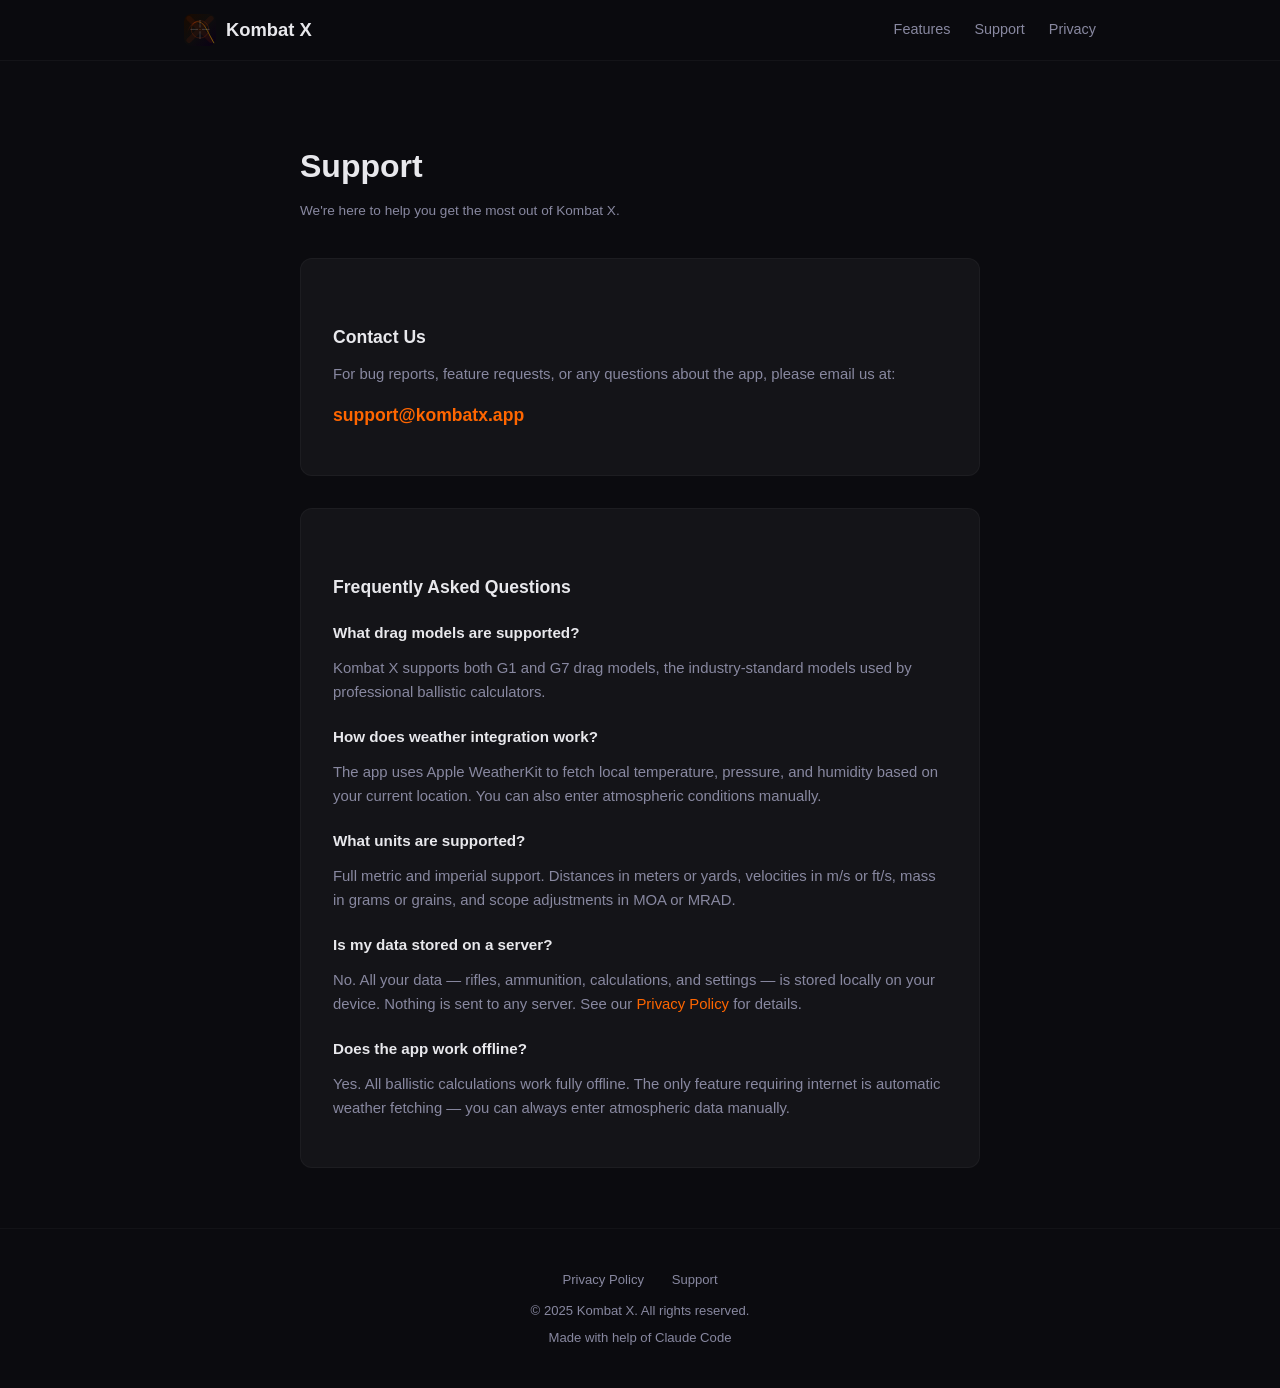
<file: support.html>
<!DOCTYPE html>
<html lang="en">
<head>
  <meta charset="utf-8">
  <meta name="viewport" content="width=device-width, initial-scale=1">
  <title>Support — Kombat X</title>
  <meta name="description" content="Get help with the Kombat X ballistic calculator app.">
  <link rel="stylesheet" href="style.css">
  <link rel="icon" href="data:image/svg+xml,<svg xmlns='http://www.w3.org/2000/svg' viewBox='0 0 100 100'><text y='.9em' font-size='90'>🎯</text></svg>">
</head>
<body>

<!-- Nav -->
<nav class="nav">
  <div class="container">
    <a href="index.html" class="nav-brand">
      <svg xmlns="http://www.w3.org/2000/svg" viewBox="0 0 512 512" width="32" height="32">
        <defs>
          <linearGradient id="bg" x1="0%" y1="0%" x2="100%" y2="100%">
            <stop offset="0%" stop-color="#1a0a00"/>
            <stop offset="50%" stop-color="#0d0d0d"/>
            <stop offset="100%" stop-color="#0a0015"/>
          </linearGradient>
          <linearGradient id="traj" x1="0%" y1="0%" x2="100%" y2="0%">
            <stop offset="0%" stop-color="#ff3300" stop-opacity="0"/>
            <stop offset="20%" stop-color="#ff4400" stop-opacity=".5"/>
            <stop offset="60%" stop-color="#ff8800" stop-opacity=".9"/>
            <stop offset="100%" stop-color="#ffdd00"/>
          </linearGradient>
        </defs>
        <rect width="512" height="512" rx="112" fill="url(#bg)"/>
        <g opacity=".08" stroke="#ff4400" stroke-width="80" stroke-linecap="round">
          <line x1="80" y1="70" x2="432" y2="422"/>
          <line x1="432" y1="70" x2="80" y2="422"/>
        </g>
        <circle cx="256" cy="246" r="140" fill="none" stroke="#ff5500" stroke-width="4" opacity=".6"/>
        <g stroke="#fff" stroke-linecap="round" stroke-width="3.5" opacity=".9">
          <line x1="256" y1="100" x2="256" y2="210"/>
          <line x1="256" y1="282" x2="256" y2="392"/>
          <line x1="110" y1="246" x2="220" y2="246"/>
          <line x1="292" y1="246" x2="402" y2="246"/>
        </g>
        <circle cx="256" cy="246" r="6" fill="#ff8800" opacity=".95"/>
        <circle cx="256" cy="246" r="3" fill="#ffee00"/>
        <path d="M50,290 C130,90 265,80 340,210 S445,410 480,465" fill="none" stroke="url(#traj)" stroke-width="7" stroke-linecap="round"/>
      </svg>
      Kombat X
    </a>
    <div class="nav-links">
      <a href="index.html#features">Features</a>
      <a href="support.html">Support</a>
      <a href="privacy.html">Privacy</a>
    </div>
  </div>
</nav>

<!-- Support -->
<section class="legal container">
  <h1>Support</h1>
  <p class="updated">We're here to help you get the most out of Kombat X.</p>

  <div class="support-card">
    <h2>Contact Us</h2>
    <p>For bug reports, feature requests, or any questions about the app, please email us at:</p>
    <p style="margin-top: 12px;"><a href="mailto:support@kombatx.app" style="font-size: 1.1rem; font-weight: 600;">support@kombatx.app</a></p>
  </div>

  <div class="support-card">
    <h2>Frequently Asked Questions</h2>

    <h2 style="margin-top: 20px; font-size: .95rem;">What drag models are supported?</h2>
    <p>Kombat X supports both G1 and G7 drag models, the industry-standard models used by professional ballistic calculators.</p>

    <h2 style="margin-top: 20px; font-size: .95rem;">How does weather integration work?</h2>
    <p>The app uses Apple WeatherKit to fetch local temperature, pressure, and humidity based on your current location. You can also enter atmospheric conditions manually.</p>

    <h2 style="margin-top: 20px; font-size: .95rem;">What units are supported?</h2>
    <p>Full metric and imperial support. Distances in meters or yards, velocities in m/s or ft/s, mass in grams or grains, and scope adjustments in MOA or MRAD.</p>

    <h2 style="margin-top: 20px; font-size: .95rem;">Is my data stored on a server?</h2>
    <p>No. All your data — rifles, ammunition, calculations, and settings — is stored locally on your device. Nothing is sent to any server. See our <a href="privacy.html">Privacy Policy</a> for details.</p>

    <h2 style="margin-top: 20px; font-size: .95rem;">Does the app work offline?</h2>
    <p>Yes. All ballistic calculations work fully offline. The only feature requiring internet is automatic weather fetching — you can always enter atmospheric data manually.</p>
  </div>
</section>

<!-- Footer -->
<footer class="footer">
  <div class="container">
    <div class="footer-links">
      <a href="privacy.html">Privacy Policy</a>
      <a href="support.html">Support</a>
    </div>
    <p>&copy; 2025 Kombat X. All rights reserved.</p>
    <p style="margin-top: 6px;">Made with help of <a href="https://claude.ai/code" style="color: var(--text-muted);">Claude Code</a></p>
  </div>
</footer>

</body>
</html>
</file>
<file: style.css>
/* ── Reset & Base ───────────────────────────────────────────── */
*, *::before, *::after { box-sizing: border-box; margin: 0; padding: 0; }

:root {
  --bg:        #0b0b0f;
  --bg-card:   #141418;
  --bg-subtle: #1a1a22;
  --accent:    #ff6600;
  --accent-dim:#ff660033;
  --text:      #e8e8ec;
  --text-muted:#8888a0;
  --radius:    12px;
  --max-w:     960px;
}

html { scroll-behavior: smooth; }

body {
  font-family: -apple-system, BlinkMacSystemFont, "SF Pro Display", "Segoe UI", Roboto, Helvetica, Arial, sans-serif;
  background: var(--bg);
  color: var(--text);
  line-height: 1.6;
  -webkit-font-smoothing: antialiased;
}

a { color: var(--accent); text-decoration: none; }
a:hover { text-decoration: underline; }

img { max-width: 100%; display: block; }

/* ── Layout ────────────────────────────────────────────────── */
.container { max-width: var(--max-w); margin: 0 auto; padding: 0 24px; }

/* ── Nav ───────────────────────────────────────────────────── */
.nav {
  position: sticky; top: 0; z-index: 100;
  background: rgba(11,11,15,.85);
  backdrop-filter: blur(16px);
  -webkit-backdrop-filter: blur(16px);
  border-bottom: 1px solid #ffffff0a;
}
.nav .container {
  display: flex; align-items: center; justify-content: space-between;
  height: 60px;
}
.nav-brand {
  display: flex; align-items: center; gap: 10px;
  font-weight: 700; font-size: 1.15rem; color: var(--text);
  text-decoration: none;
}
.nav-brand svg { width: 32px; height: 32px; border-radius: 7px; }
.nav-links { display: flex; gap: 24px; }
.nav-links a { color: var(--text-muted); font-size: .9rem; font-weight: 500; }
.nav-links a:hover { color: var(--text); text-decoration: none; }

/* ── Hero ──────────────────────────────────────────────────── */
.hero {
  padding: 100px 0 80px;
  text-align: center;
}
.hero-icon {
  width: 120px; height: 120px;
  border-radius: 26px;
  margin: 0 auto 32px;
  box-shadow: 0 0 60px var(--accent-dim), 0 8px 32px #00000080;
}
.hero h1 {
  font-size: 3rem; font-weight: 800; letter-spacing: -1px;
  margin-bottom: 16px;
}
.hero h1 span { color: var(--accent); }
.hero .tagline {
  font-size: 1.2rem; color: var(--text-muted);
  max-width: 520px; margin: 0 auto 40px;
}
.app-store-badge {
  display: inline-block;
  transition: transform .15s;
}
.app-store-badge:hover { transform: scale(1.04); }
.app-store-badge img { height: 54px; }

/* ── Features ──────────────────────────────────────────────── */
.features { padding: 60px 0 80px; }
.features h2 {
  text-align: center; font-size: 1.8rem; font-weight: 700;
  margin-bottom: 48px;
}
.feature-grid {
  display: grid;
  grid-template-columns: repeat(auto-fit, minmax(260px, 1fr));
  gap: 24px;
}
.feature-card {
  background: var(--bg-card);
  border: 1px solid #ffffff0a;
  border-radius: var(--radius);
  padding: 28px 24px;
  transition: border-color .2s;
}
.feature-card:hover { border-color: var(--accent-dim); }
.feature-card--hero {
  grid-column: span 1;
  border-color: #ff660025;
  background: linear-gradient(135deg, #1a1208 0%, var(--bg-card) 100%);
}
.feature-card--hero h3 { color: var(--accent); }
@media (min-width: 641px) {
  .feature-card--hero { grid-column: span 1; }
  .feature-grid { grid-template-columns: repeat(auto-fit, minmax(260px, 1fr)); }
}
.feature-card .icon {
  font-size: 1.6rem; margin-bottom: 12px;
  width: 44px; height: 44px;
  display: flex; align-items: center; justify-content: center;
  background: var(--bg-subtle);
  border-radius: 10px;
}
.feature-card h3 { font-size: 1.05rem; font-weight: 600; margin-bottom: 8px; }
.feature-card p  { font-size: .9rem; color: var(--text-muted); line-height: 1.55; }

/* ── Specs strip ───────────────────────────────────────────── */
.specs {
  padding: 48px 0;
  border-top: 1px solid #ffffff08;
  border-bottom: 1px solid #ffffff08;
}
.specs-grid {
  display: flex; flex-wrap: wrap; justify-content: center; gap: 40px;
  text-align: center;
}
.specs-grid .spec strong {
  display: block; font-size: 1.5rem; color: var(--accent);
}
.specs-grid .spec span {
  font-size: .85rem; color: var(--text-muted);
}

/* ── CTA ───────────────────────────────────────────────────── */
.cta {
  padding: 80px 0;
  text-align: center;
}
.cta h2 { font-size: 1.8rem; font-weight: 700; margin-bottom: 12px; }
.cta p  { color: var(--text-muted); margin-bottom: 32px; }

/* ── Footer ────────────────────────────────────────────────── */
.footer {
  padding: 40px 0;
  border-top: 1px solid #ffffff08;
  text-align: center;
  font-size: .82rem;
  color: var(--text-muted);
}
.footer-links { margin-bottom: 10px; }
.footer-links a { margin: 0 12px; color: var(--text-muted); }
.footer-links a:hover { color: var(--text); }

/* ── Legal pages ───────────────────────────────────────────── */
.legal {
  padding: 80px 0 60px;
  max-width: 680px;
  margin: 0 auto;
}
.legal h1 {
  font-size: 2rem; font-weight: 700; margin-bottom: 8px;
}
.legal .updated {
  color: var(--text-muted); font-size: .85rem; margin-bottom: 36px;
}
.legal h2 {
  font-size: 1.15rem; font-weight: 600; margin: 32px 0 10px;
}
.legal p, .legal ul {
  color: var(--text-muted); font-size: .93rem; margin-bottom: 14px;
}
.legal ul { padding-left: 22px; }
.legal li { margin-bottom: 6px; }
.legal a { color: var(--accent); }

/* ── Support page ──────────────────────────────────────────── */
.support-card {
  background: var(--bg-card);
  border: 1px solid #ffffff0a;
  border-radius: var(--radius);
  padding: 32px;
  margin-top: 32px;
}
.support-card h2 { font-size: 1.1rem; font-weight: 600; margin-bottom: 12px; }
.support-card p  { color: var(--text-muted); font-size: .93rem; }

/* ── Responsive ────────────────────────────────────────────── */
@media (max-width: 640px) {
  .hero { padding: 60px 0 48px; }
  .hero h1 { font-size: 2rem; }
  .hero .tagline { font-size: 1rem; }
  .hero-icon { width: 90px; height: 90px; border-radius: 20px; }
  .features h2 { font-size: 1.4rem; }
  .nav-links { gap: 16px; }
  .nav-links a { font-size: .82rem; }
  .specs-grid { gap: 24px; }
}
</file>
<file: docs/style.css>
/* ── Reset & Base ───────────────────────────────────────────── */
*, *::before, *::after { box-sizing: border-box; margin: 0; padding: 0; }

:root {
  --bg:        #0b0b0f;
  --bg-card:   #141418;
  --bg-subtle: #1a1a22;
  --accent:    #ff6600;
  --accent-dim:#ff660033;
  --text:      #e8e8ec;
  --text-muted:#8888a0;
  --radius:    12px;
  --max-w:     960px;
}

html { scroll-behavior: smooth; }

body {
  font-family: -apple-system, BlinkMacSystemFont, "SF Pro Display", "Segoe UI", Roboto, Helvetica, Arial, sans-serif;
  background: var(--bg);
  color: var(--text);
  line-height: 1.6;
  -webkit-font-smoothing: antialiased;
}

a { color: var(--accent); text-decoration: none; }
a:hover { text-decoration: underline; }

img { max-width: 100%; display: block; }

/* ── Layout ────────────────────────────────────────────────── */
.container { max-width: var(--max-w); margin: 0 auto; padding: 0 24px; }

/* ── Nav ───────────────────────────────────────────────────── */
.nav {
  position: sticky; top: 0; z-index: 100;
  background: rgba(11,11,15,.85);
  backdrop-filter: blur(16px);
  -webkit-backdrop-filter: blur(16px);
  border-bottom: 1px solid #ffffff0a;
}
.nav .container {
  display: flex; align-items: center; justify-content: space-between;
  height: 60px;
}
.nav-brand {
  display: flex; align-items: center; gap: 10px;
  font-weight: 700; font-size: 1.15rem; color: var(--text);
  text-decoration: none;
}
.nav-brand svg { width: 32px; height: 32px; border-radius: 7px; }
.nav-links { display: flex; gap: 24px; }
.nav-links a { color: var(--text-muted); font-size: .9rem; font-weight: 500; }
.nav-links a:hover { color: var(--text); text-decoration: none; }

/* ── Hero ──────────────────────────────────────────────────── */
.hero {
  padding: 100px 0 80px;
  text-align: center;
}
.hero-icon {
  width: 120px; height: 120px;
  border-radius: 26px;
  margin: 0 auto 32px;
  box-shadow: 0 0 60px var(--accent-dim), 0 8px 32px #00000080;
}
.hero h1 {
  font-size: 3rem; font-weight: 800; letter-spacing: -1px;
  margin-bottom: 16px;
}
.hero h1 span { color: var(--accent); }
.hero .tagline {
  font-size: 1.2rem; color: var(--text-muted);
  max-width: 520px; margin: 0 auto 40px;
}
.app-store-badge {
  display: inline-block;
  transition: transform .15s;
}
.app-store-badge:hover { transform: scale(1.04); }
.app-store-badge img { height: 54px; }

/* ── Features ──────────────────────────────────────────────── */
.features { padding: 60px 0 80px; }
.features h2 {
  text-align: center; font-size: 1.8rem; font-weight: 700;
  margin-bottom: 48px;
}
.feature-grid {
  display: grid;
  grid-template-columns: repeat(auto-fit, minmax(260px, 1fr));
  gap: 24px;
}
.feature-card {
  background: var(--bg-card);
  border: 1px solid #ffffff0a;
  border-radius: var(--radius);
  padding: 28px 24px;
  transition: border-color .2s;
}
.feature-card:hover { border-color: var(--accent-dim); }
.feature-card--hero {
  grid-column: span 1;
  border-color: #ff660025;
  background: linear-gradient(135deg, #1a1208 0%, var(--bg-card) 100%);
}
.feature-card--hero h3 { color: var(--accent); }
@media (min-width: 641px) {
  .feature-card--hero { grid-column: span 1; }
  .feature-grid { grid-template-columns: repeat(auto-fit, minmax(260px, 1fr)); }
}
.feature-card .icon {
  font-size: 1.6rem; margin-bottom: 12px;
  width: 44px; height: 44px;
  display: flex; align-items: center; justify-content: center;
  background: var(--bg-subtle);
  border-radius: 10px;
}
.feature-card h3 { font-size: 1.05rem; font-weight: 600; margin-bottom: 8px; }
.feature-card p  { font-size: .9rem; color: var(--text-muted); line-height: 1.55; }

/* ── Specs strip ───────────────────────────────────────────── */
.specs {
  padding: 48px 0;
  border-top: 1px solid #ffffff08;
  border-bottom: 1px solid #ffffff08;
}
.specs-grid {
  display: flex; flex-wrap: wrap; justify-content: center; gap: 40px;
  text-align: center;
}
.specs-grid .spec strong {
  display: block; font-size: 1.5rem; color: var(--accent);
}
.specs-grid .spec span {
  font-size: .85rem; color: var(--text-muted);
}

/* ── CTA ───────────────────────────────────────────────────── */
.cta {
  padding: 80px 0;
  text-align: center;
}
.cta h2 { font-size: 1.8rem; font-weight: 700; margin-bottom: 12px; }
.cta p  { color: var(--text-muted); margin-bottom: 32px; }

/* ── Footer ────────────────────────────────────────────────── */
.footer {
  padding: 40px 0;
  border-top: 1px solid #ffffff08;
  text-align: center;
  font-size: .82rem;
  color: var(--text-muted);
}
.footer-links { margin-bottom: 10px; }
.footer-links a { margin: 0 12px; color: var(--text-muted); }
.footer-links a:hover { color: var(--text); }

/* ── Legal pages ───────────────────────────────────────────── */
.legal {
  padding: 80px 0 60px;
  max-width: 680px;
  margin: 0 auto;
}
.legal h1 {
  font-size: 2rem; font-weight: 700; margin-bottom: 8px;
}
.legal .updated {
  color: var(--text-muted); font-size: .85rem; margin-bottom: 36px;
}
.legal h2 {
  font-size: 1.15rem; font-weight: 600; margin: 32px 0 10px;
}
.legal p, .legal ul {
  color: var(--text-muted); font-size: .93rem; margin-bottom: 14px;
}
.legal ul { padding-left: 22px; }
.legal li { margin-bottom: 6px; }
.legal a { color: var(--accent); }

/* ── Support page ──────────────────────────────────────────── */
.support-card {
  background: var(--bg-card);
  border: 1px solid #ffffff0a;
  border-radius: var(--radius);
  padding: 32px;
  margin-top: 32px;
}
.support-card h2 { font-size: 1.1rem; font-weight: 600; margin-bottom: 12px; }
.support-card p  { color: var(--text-muted); font-size: .93rem; }

/* ── Responsive ────────────────────────────────────────────── */
@media (max-width: 640px) {
  .hero { padding: 60px 0 48px; }
  .hero h1 { font-size: 2rem; }
  .hero .tagline { font-size: 1rem; }
  .hero-icon { width: 90px; height: 90px; border-radius: 20px; }
  .features h2 { font-size: 1.4rem; }
  .nav-links { gap: 16px; }
  .nav-links a { font-size: .82rem; }
  .specs-grid { gap: 24px; }
}
</file>
